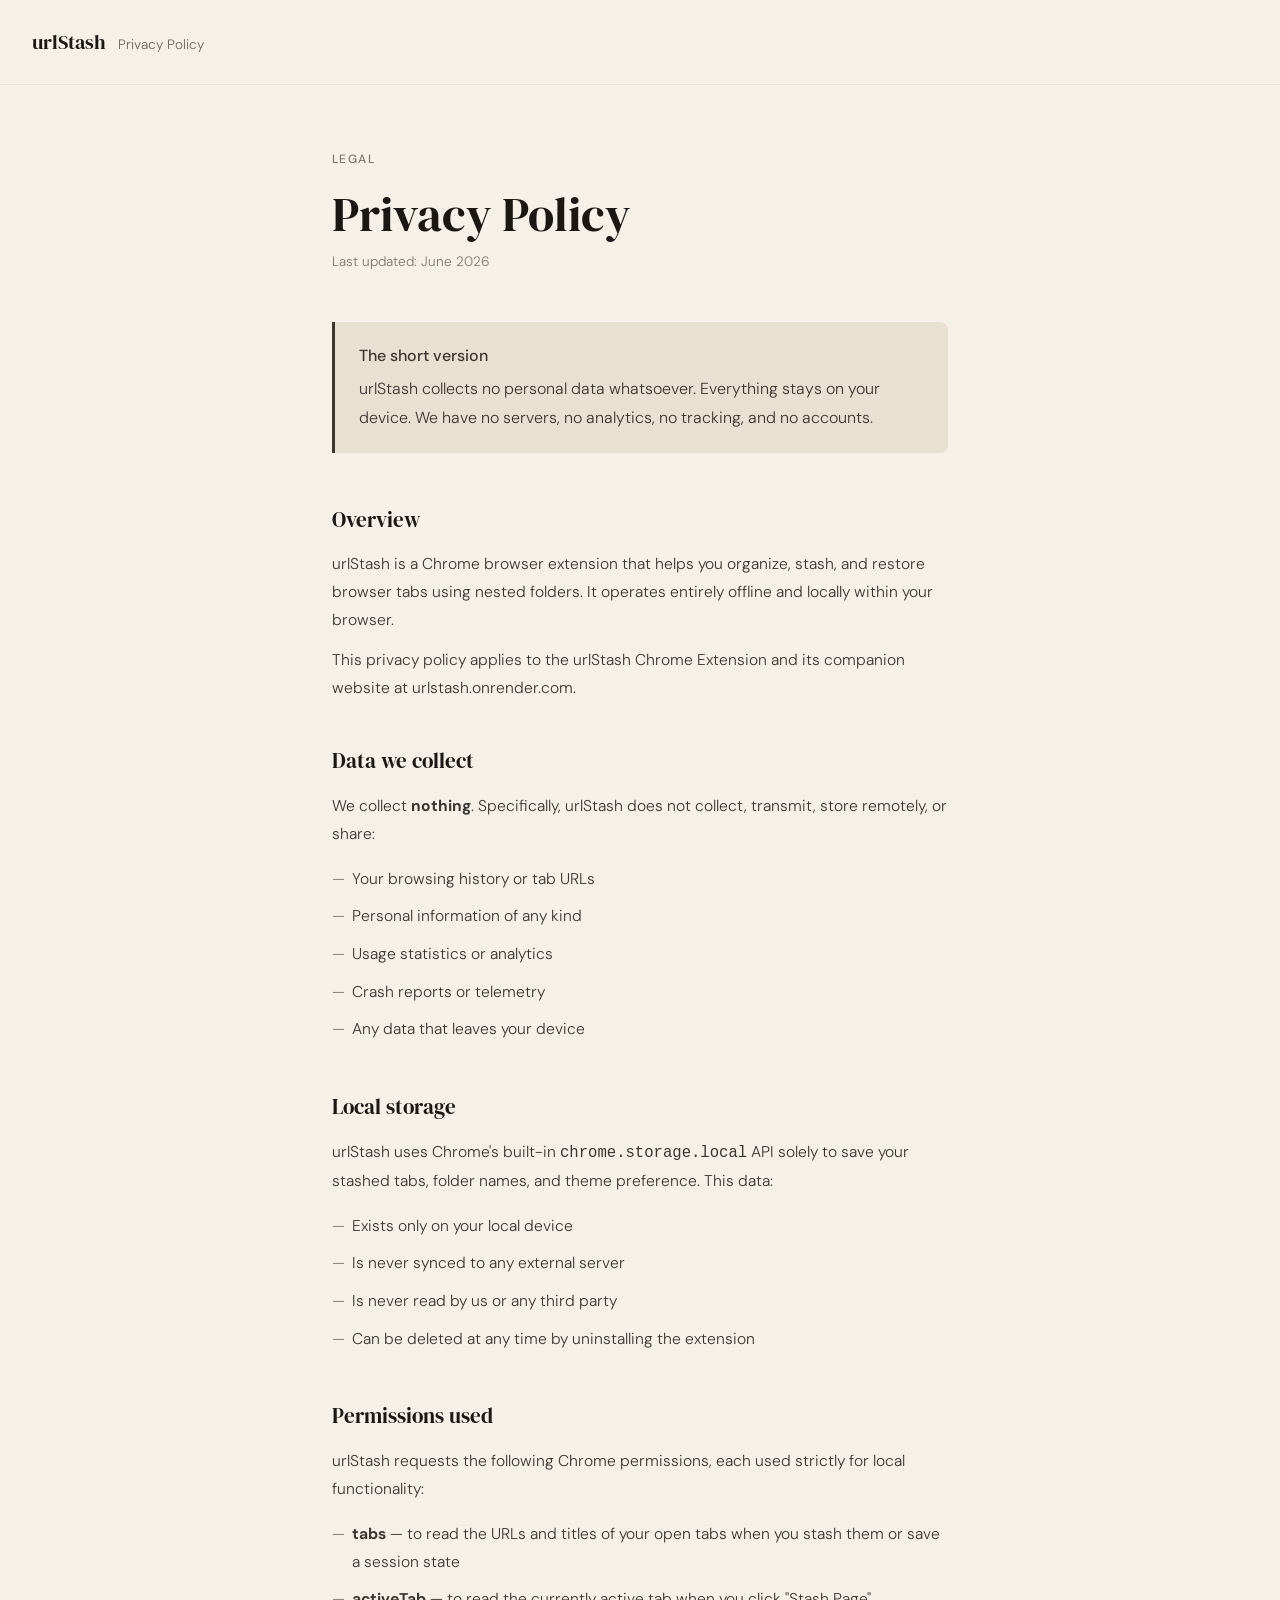
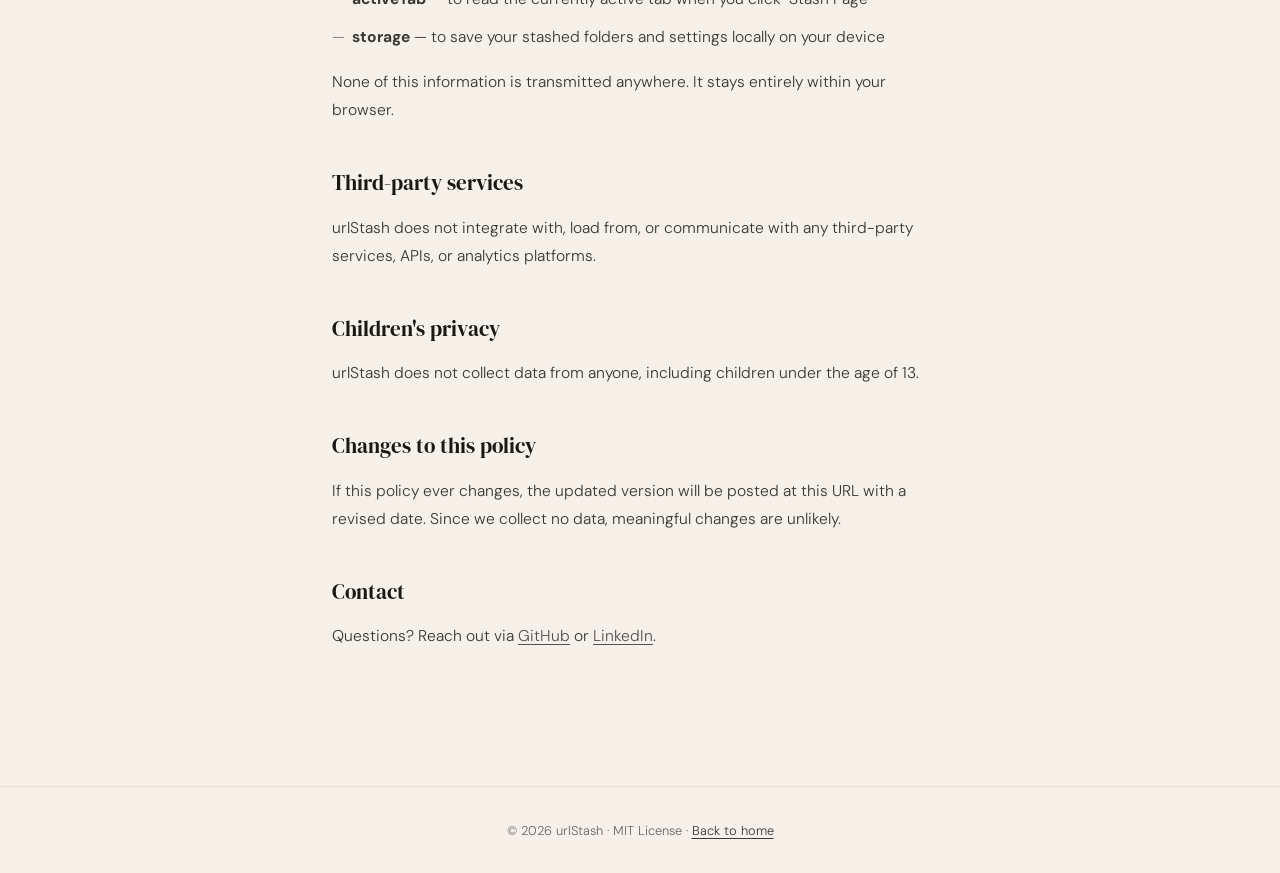
<file: website/public/privacy.html>
<!DOCTYPE html>
<html lang="en">

<head>
    <meta charset="UTF-8" />
    <meta name="viewport" content="width=device-width, initial-scale=1.0" />
    <title>Privacy Policy — urlStash</title>
    <link href="https://fonts.googleapis.com/css2?family=DM+Serif+Display&family=DM+Sans:wght@300;400;500&display=swap"
        rel="stylesheet" />
    <style>
        :root {
            --beige: #f5f0e8;
            --sand: #e8e0d0;
            --ink: #1a1714;
            --muted: #6b6560;
            --accent: #3d3530;
        }

        *,
        *::before,
        *::after {
            box-sizing: border-box;
            margin: 0;
            padding: 0;
        }

        body {
            background: var(--beige);
            color: var(--ink);
            font-family: 'DM Sans', sans-serif;
            font-weight: 300;
            line-height: 1.8;
            min-height: 100vh;
        }

        nav {
            padding: 1.5rem 2rem;
            display: flex;
            align-items: center;
            justify-content: space-between;
            border-bottom: 1px solid var(--sand);
        }

        .logo {
            font-family: 'DM Serif Display', serif;
            font-size: 1.25rem;
            color: var(--ink);
            text-decoration: none;
        }

        .logo span {
            color: var(--muted);
            font-size: 0.85rem;
            font-family: 'DM Sans', sans-serif;
            font-weight: 300;
            margin-left: 8px;
        }

        main {
            max-width: 680px;
            margin: 0 auto;
            padding: 4rem 2rem 6rem;
        }

        .eyebrow {
            font-size: 0.75rem;
            font-weight: 500;
            letter-spacing: 0.12em;
            text-transform: uppercase;
            color: var(--muted);
            margin-bottom: 1rem;
        }

        h1 {
            font-family: 'DM Serif Display', serif;
            font-size: clamp(2rem, 5vw, 3rem);
            font-weight: 400;
            line-height: 1.15;
            margin-bottom: 0.5rem;
            color: var(--ink);
        }

        .updated {
            font-size: 0.85rem;
            color: var(--muted);
            margin-bottom: 3rem;
        }

        .highlight-box {
            background: var(--sand);
            border-left: 3px solid var(--accent);
            border-radius: 0 8px 8px 0;
            padding: 1.25rem 1.5rem;
            margin-bottom: 3rem;
            font-size: 1rem;
            color: var(--accent);
        }

        .highlight-box strong {
            font-weight: 500;
            display: block;
            margin-bottom: 0.25rem;
        }

        section {
            margin-bottom: 2.5rem;
        }

        h2 {
            font-family: 'DM Serif Display', serif;
            font-size: 1.3rem;
            font-weight: 400;
            color: var(--ink);
            margin-bottom: 0.75rem;
        }

        p {
            font-size: 0.975rem;
            color: var(--ink);
            opacity: 0.85;
            margin-bottom: 0.75rem;
        }

        ul {
            list-style: none;
            padding: 0;
            margin-bottom: 0.75rem;
        }

        ul li {
            font-size: 0.975rem;
            color: var(--ink);
            opacity: 0.85;
            padding: 0.3rem 0 0.3rem 1.25rem;
            position: relative;
        }

        ul li::before {
            content: '—';
            position: absolute;
            left: 0;
            color: var(--muted);
        }

        a {
            color: var(--accent);
            text-decoration: underline;
            text-underline-offset: 3px;
        }

        footer {
            text-align: center;
            padding: 2rem;
            font-size: 0.8rem;
            color: var(--muted);
            border-top: 1px solid var(--sand);
        }
    </style>
</head>

<body>

    <nav>
        <a href="/" class="logo">urlStash <span>Privacy Policy</span></a>
    </nav>

    <main>
        <p class="eyebrow">Legal</p>
        <h1>Privacy Policy</h1>
        <p class="updated">Last updated: June 2026</p>

        <div class="highlight-box">
            <strong>The short version</strong>
            urlStash collects no personal data whatsoever. Everything stays on your device. We have no servers, no
            analytics, no tracking, and no accounts.
        </div>

        <section>
            <h2>Overview</h2>
            <p>urlStash is a Chrome browser extension that helps you organize, stash, and restore browser tabs using
                nested folders. It operates entirely offline and locally within your browser.</p>
            <p>This privacy policy applies to the urlStash Chrome Extension and its companion website at
                urlstash.onrender.com.</p>
        </section>

        <section>
            <h2>Data we collect</h2>
            <p>We collect <strong>nothing</strong>. Specifically, urlStash does not collect, transmit, store remotely,
                or share:</p>
            <ul>
                <li>Your browsing history or tab URLs</li>
                <li>Personal information of any kind</li>
                <li>Usage statistics or analytics</li>
                <li>Crash reports or telemetry</li>
                <li>Any data that leaves your device</li>
            </ul>
        </section>

        <section>
            <h2>Local storage</h2>
            <p>urlStash uses Chrome's built-in <code>chrome.storage.local</code> API solely to save your stashed tabs,
                folder names, and theme preference. This data:</p>
            <ul>
                <li>Exists only on your local device</li>
                <li>Is never synced to any external server</li>
                <li>Is never read by us or any third party</li>
                <li>Can be deleted at any time by uninstalling the extension</li>
            </ul>
        </section>

        <section>
            <h2>Permissions used</h2>
            <p>urlStash requests the following Chrome permissions, each used strictly for local functionality:</p>
            <ul>
                <li><strong>tabs</strong> — to read the URLs and titles of your open tabs when you stash them or save a
                    session state</li>
                <li><strong>activeTab</strong> — to read the currently active tab when you click "Stash Page"</li>
                <li><strong>storage</strong> — to save your stashed folders and settings locally on your device</li>
            </ul>
            <p>None of this information is transmitted anywhere. It stays entirely within your browser.</p>
        </section>

        <section>
            <h2>Third-party services</h2>
            <p>urlStash does not integrate with, load from, or communicate with any third-party services, APIs, or
                analytics platforms.</p>
        </section>

        <section>
            <h2>Children's privacy</h2>
            <p>urlStash does not collect data from anyone, including children under the age of 13.</p>
        </section>

        <section>
            <h2>Changes to this policy</h2>
            <p>If this policy ever changes, the updated version will be posted at this URL with a revised date. Since we
                collect no data, meaningful changes are unlikely.</p>
        </section>

        <section>
            <h2>Contact</h2>
            <p>Questions? Reach out via <a href="https://github.com/SahilSidhu7" target="_blank"
                    rel="noopener">GitHub</a> or <a href="https://www.linkedin.com/in/sahil-sidhu-ai/" target="_blank"
                    rel="noopener">LinkedIn</a>.</p>
        </section>
    </main>

    <footer>
        © 2026 urlStash · MIT License · <a href="/">Back to home</a>
    </footer>

</body>

</html>
</file>
